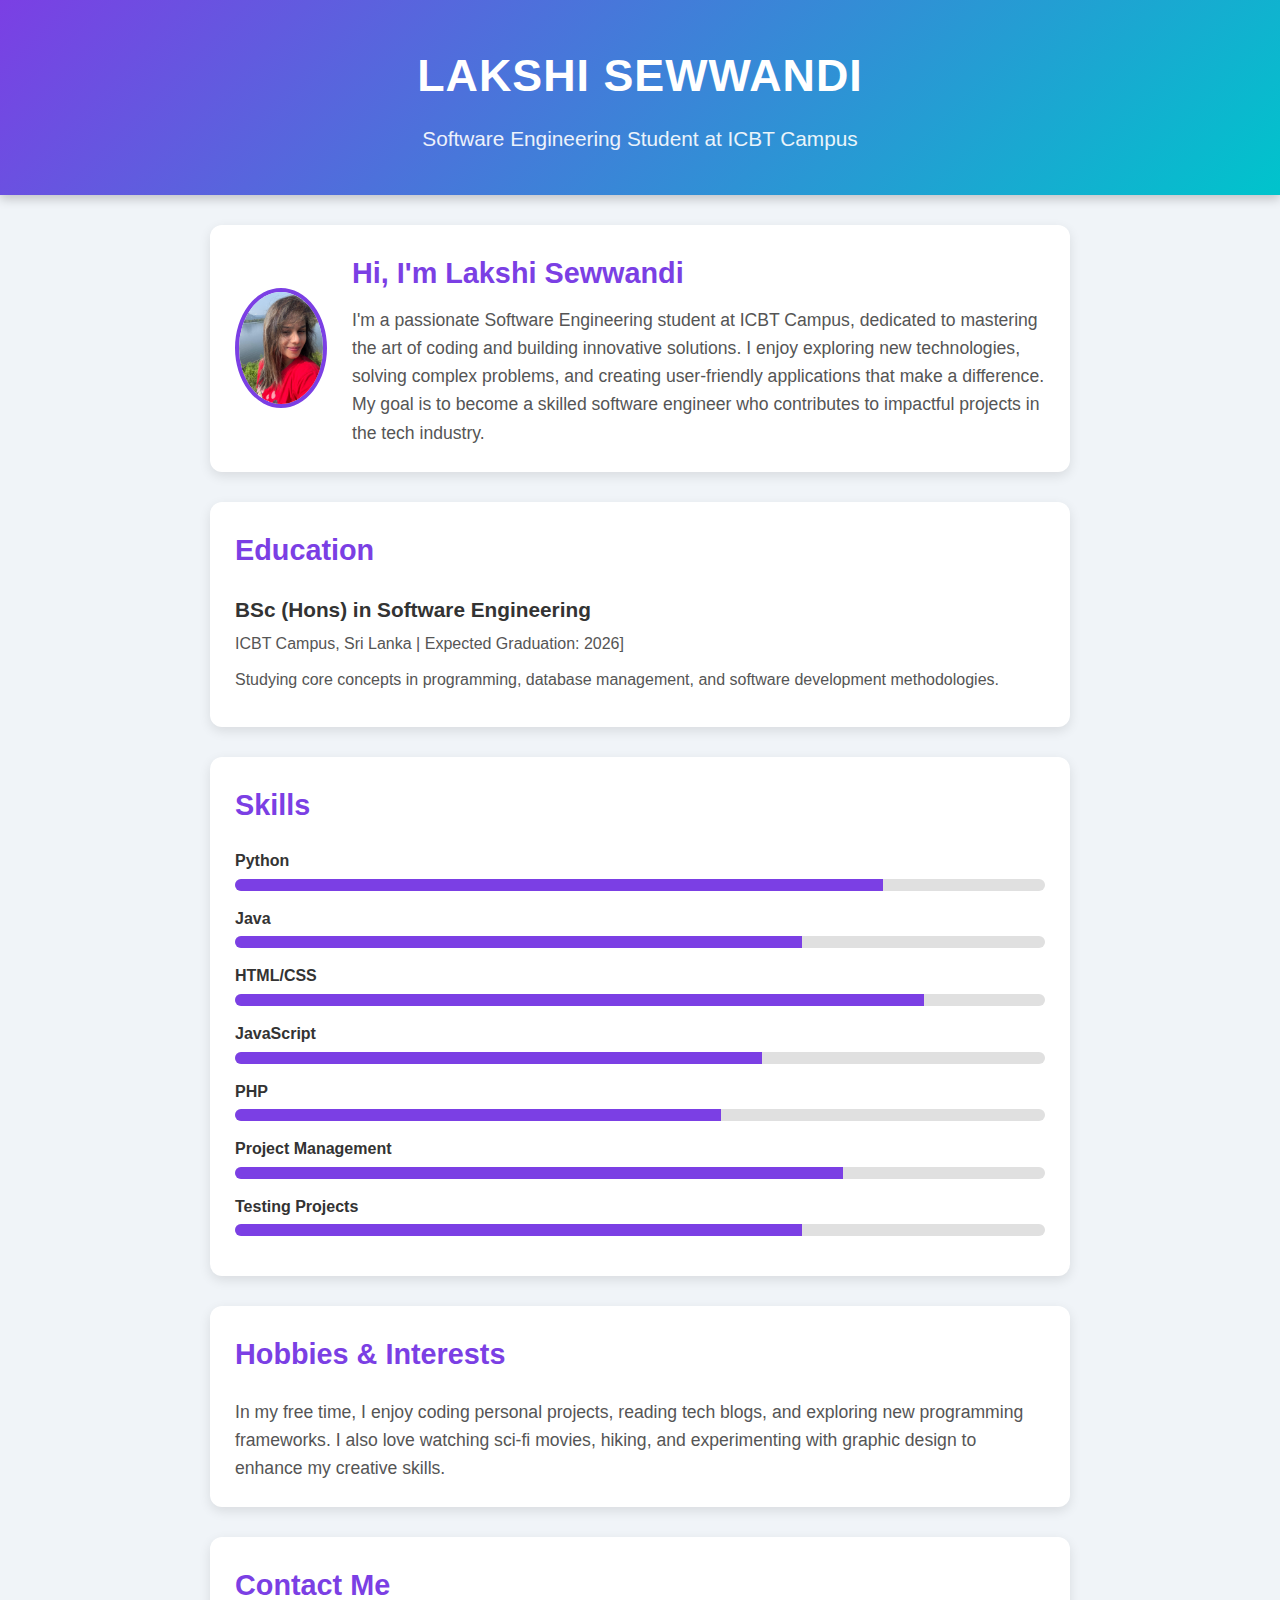
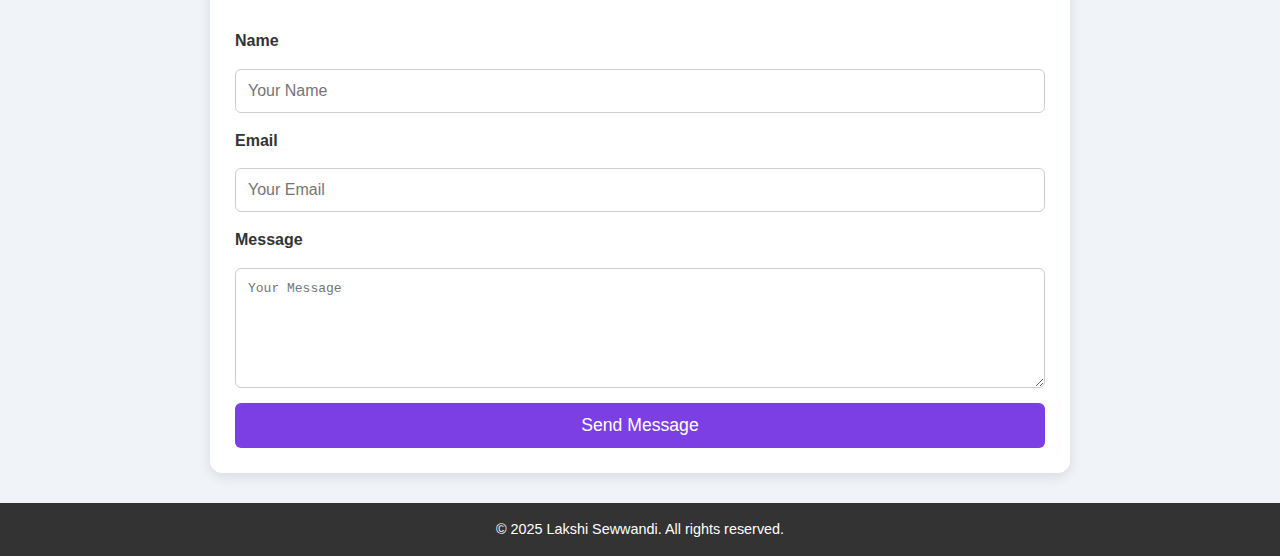
<file: index.html>
<!DOCTYPE html>
<html lang="en">
<head>
    <meta charset="UTF-8">
    <meta name="viewport" content="width=device-width, initial-scale=1.0">
    <title>Lakshi Sewwandi - About Me</title>
    <link rel="stylesheet" href="main.css">
</head>
<body>
    <!-- Header -->
    <header>
        <h1>Lakshi Sewwandi</h1>
        <p>Software Engineering Student at ICBT Campus</p>
    </header>

    <!-- Main Content -->
    <main>
        <!-- Profile Section -->
        <section class="profile">
            <img src="images/lakshi.jpeg" alt="Lakshi Sewwandi's Profile Picture">
            <div>
                <h2>Hi, I'm Lakshi Sewwandi</h2>
                <p>
                    I'm a passionate Software Engineering student at ICBT Campus, dedicated to mastering the art of coding and building innovative solutions. 
                    I enjoy exploring new technologies, solving complex problems, and creating user-friendly applications that make a difference. 
                    My goal is to become a skilled software engineer who contributes to impactful projects in the tech industry.
                </p>
            </div>
        </section>

        <!-- Education Section -->
        <section class="education">
            <h2>Education</h2>
            <div class="education-item">
                <h3>BSc (Hons) in Software Engineering</h3>
                <p>ICBT Campus, Sri Lanka | Expected Graduation: 2026]</p>
                <p>Studying core concepts in programming, database management, and software development methodologies.</p>
            </div>
        </section>

        <!-- Skills Section -->
        <section class="skills">
            <h2>Skills</h2>
            <div class="skill">
                <span>Python</span>
                <div class="progress-bar"><div class="progress" style="width: 80%;"></div></div>
            </div>
            <div class="skill">
                <span>Java</span>
                <div class="progress-bar"><div class="progress" style="width: 70%;"></div></div>
            </div>
            <div class="skill">
                <span>HTML/CSS</span>
                <div class="progress-bar"><div class="progress" style="width: 85%;"></div></div>
            </div>
            <div class="skill">
                <span>JavaScript</span>
                <div class="progress-bar"><div class="progress" style="width: 65%;"></div></div>
            </div>
            <div class="skill">
                <span>PHP</span>
                <div class="progress-bar"><div class="progress" style="width: 60%;"></div></div>
            </div>
            <div class="skill">
                <span>Project Management</span>
                <div class="progress-bar"><div class="progress" style="width: 75%;"></div></div>
            </div>
            <div class="skill">
                <span>Testing Projects</span>
                <div class="progress-bar"><div class="progress" style="width: 70%;"></div></div>
            </div>
        </section>

        <!-- Hobbies Section -->
        <section class="hobbies">
            <h2>Hobbies & Interests</h2>
            <p>
                In my free time, I enjoy coding personal projects, reading tech blogs, and exploring new programming frameworks. 
                I also love watching sci-fi movies, hiking, and experimenting with graphic design to enhance my creative skills.
            </p>
        </section>

        <!-- Contact Section -->
        <section class="contact">
            <h2>Contact Me</h2>
            <form>
                <label for="name">Name</label>
                <input type="text" id="name" placeholder="Your Name">
                <label for="email">Email</label>
                <input type="email" id="email" placeholder="Your Email">
                <label for="message">Message</label>
                <textarea id="message" placeholder="Your Message"></textarea>
                <button type="submit">Send Message</button>
            </form>
        </section>
    </main>

    <!-- Footer -->
    <footer>
        <p>© 2025 Lakshi Sewwandi. All rights reserved.</p>
    </footer>
</body>
</html>
</file>
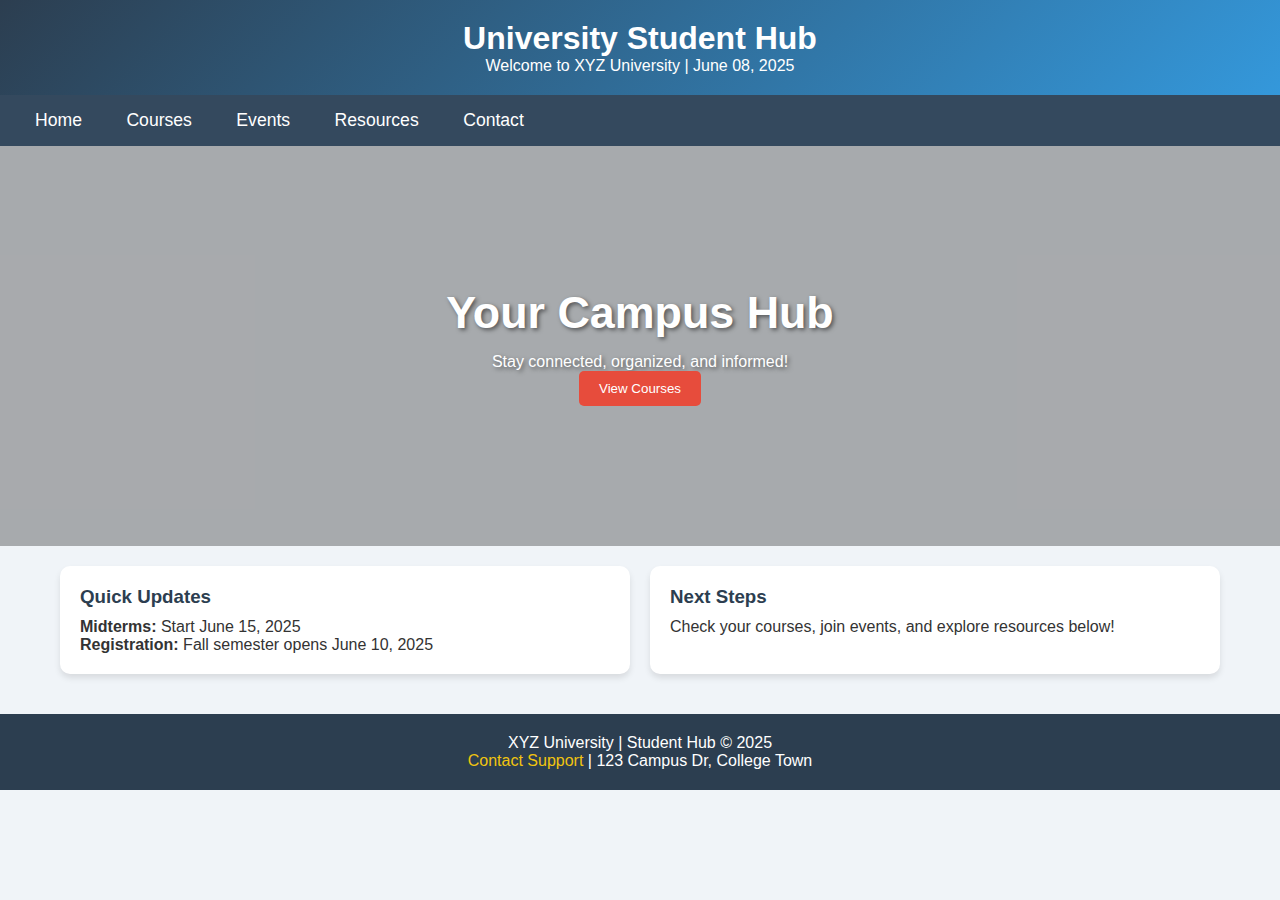
<file: test1.html>
<!DOCTYPE html>
<html lang="en">
<head>
    <meta charset="UTF-8">
    <meta name="viewport" content="width=device-width, initial-scale=1.0">
    <title>University Student Hub</title>
    <style>
        * { margin: 0; padding: 0; box-sizing: border-box; font-family: 'Arial', sans-serif; }
        body { background-color: #f0f4f8; color: #333; }
        .header { background: linear-gradient(135deg, #2c3e50, #3498db); color: white; padding: 20px; text-align: center; box-shadow: 0 4px 8px rgba(0, 0, 0, 0.2); }
        .nav-bar { background-color: #34495e; padding: 15px; position: sticky; top: 0; z-index: 100; }
        .nav-bar a { color: white; text-decoration: none; margin: 0 20px; font-size: 1.1em; transition: color 0.3s ease; }
        .nav-bar a:hover { color: #f1c40f; }
        .hero { background: url('https://via.placeholder.com/1200x400?text=Campus+Life') no-repeat center; background-size: cover; height: 400px; display: flex; align-items: center; justify-content: center; color: white; text-shadow: 2px 2px 4px rgba(0, 0, 0, 0.5); position: relative; }
        .hero::after { content: ''; position: absolute; top: 0; left: 0; width: 100%; height: 100%; background: rgba(0, 0, 0, 0.3); }
        .hero-content { z-index: 1; text-align: center; }
        .hero-content h2 { font-size: 2.8em; margin-bottom: 15px; }
        .hero-content button { padding: 10px 20px; background-color: #e74c3c; color: white; border: none; border-radius: 5px; cursor: pointer; transition: background-color 0.3s ease; }
        .hero-content button:hover { background-color: #c0392b; }
        .container { display: flex; flex-wrap: wrap; gap: 20px; padding: 20px; max-width: 1200px; margin: 0 auto; }
        .card { flex: 1 1 300px; background-color: white; padding: 20px; border-radius: 10px; box-shadow: 0 4px 6px rgba(0, 0, 0, 0.1); transition: transform 0.3s ease; }
        .card:hover { transform: translateY(-10px); }
        .card h3 { color: #2c3e50; margin-bottom: 10px; }
        .footer { background-color: #2c3e50; color: white; padding: 20px; text-align: center; margin-top: 20px; }
        .footer a { color: #f1c40f; text-decoration: none; }
        @media (max-width: 768px) { .header h1 { font-size: 1.8em; } .hero-content h2 { font-size: 2em; } .nav-bar a { margin: 0 10px; font-size: 1em; } .container { flex-direction: column; } }
    </style>
</head>
<body>
    <div class="header">
        <h1>University Student Hub</h1>
        <p>Welcome to XYZ University | June 08, 2025</p>
    </div>
    <div class="nav-bar">
        <a href="index.html">Home</a>
        <a href="courses.html">Courses</a>
        <a href="events.html">Events</a>
        <a href="resources.html">Resources</a>
        <a href="contact.html">Contact</a>
    </div>
    <div class="hero">
        <div class="hero-content">
            <h2>Your Campus Hub</h2>
            <p>Stay connected, organized, and informed!</p>
            <button onclick="scrollToSection('courses')">View Courses</button>
        </div>
    </div>
    <div class="container">
        <div class="card">
            <h3>Quick Updates</h3>
            <p><strong>Midterms:</strong> Start June 15, 2025</p>
            <p><strong>Registration:</strong> Fall semester opens June 10, 2025</p>
        </div>
        <div class="card">
            <h3>Next Steps</h3>
            <p>Check your courses, join events, and explore resources below!</p>
        </div>
    </div>
    <div class="footer">
        <p>XYZ University | Student Hub © 2025</p>
        <p><a href="mailto:support@example.com">Contact Support</a> | 123 Campus Dr, College Town</p>
    </div>
    <script>
        function scrollToSection(sectionId) {
            const section = document.getElementById(sectionId);
            if (section) {
                window.scrollTo({
                    top: section.offsetTop - 60,
                    behavior: 'smooth'
                });
            }
        }
    </script>
</body>
</html>
</file>
<file: main.css>
* {
    margin: 0;
    padding: 0;
    box-sizing: border-box;
}

body {
    font-family: 'Poppins', Arial, sans-serif;
    background-color: #f0f4f8;
    color: #333;
    line-height: 1.6;
}

header {
    background: linear-gradient(135deg, #7b3fe4, #00c4cc);
    color: white;
    text-align: center;
    padding: 40px 20px;
    box-shadow: 0 4px 10px rgba(0, 0, 0, 0.2);
}

header h1 {
    font-size: 2.8em;
    letter-spacing: 1px;
    text-transform: uppercase;
}

header p {
    font-size: 1.3em;
    margin-top: 10px;
    opacity: 0.9;
}

main {
    max-width: 900px;
    margin: 30px auto;
    padding: 0 20px;
}

section {
    background-color: white;
    padding: 25px;
    margin-bottom: 30px;
    border-radius: 12px;
    box-shadow: 0 4px 12px rgba(0, 0, 0, 0.1);
    transition: transform 0.3s ease, box-shadow 0.3s ease;
}

section:hover {
    transform: translateY(-5px);
    box-shadow: 0 6px 16px rgba(0, 0, 0, 0.15);
}

.profile {
    display: flex;
    align-items: center;
    gap: 25px;
}

.profile img {
    width: 120px;
    height: 120px;
    border-radius: 50%;
    border: 4px solid #7b3fe4;
    transition: transform 0.3s ease, border-color 0.3s ease;
}

.profile img:hover {
    transform: scale(1.1);
    border-color: #00c4cc;
}

.profile h2 {
    font-size: 1.8em;
    color: #7b3fe4;
    margin-bottom: 10px;
}

.profile p {
    color: #555;
    font-size: 1.1em;
}

.education h2, .skills h2, .hobbies h2, .contact h2 {
    font-size: 1.8em;
    color: #7b3fe4;
    margin-bottom: 20px;
}

.education-item h3 {
    font-size: 1.3em;
    color: #333;
    margin-bottom: 5px;
}

.education-item p {
    color: #555;
    margin-bottom: 10px;
}

.skills .skill {
    margin-bottom: 15px;
}

.skills span {
    display: block;
    font-weight: bold;
    color: #333;
    margin-bottom: 5px;
}

.progress-bar {
    background-color: #e0e0e0;
    border-radius: 10px;
    overflow: hidden;
    height: 12px;
}

.progress {
    background-color: #7b3fe4;
    height: 100%;
    transition: width 1s ease-in-out;
}

.hobbies p {
    color: #555;
    font-size: 1.1em;
}

.contact form {
    display: flex;
    flex-direction: column;
    gap: 15px;
}

.contact label {
    font-weight: bold;
    color: #333;
}

.contact input,
.contact textarea {
    padding: 12px;
    border: 1px solid #ccc;
    border-radius: 6px;
    font-size: 1em;
    transition: border-color 0.3s ease, box-shadow 0.3s ease;
}

.contact input:focus,
.contact textarea:focus {
    border-color: #7b3fe4;
    box-shadow: 0 0 8px rgba(123, 63, 228, 0.3);
    outline: none;
}

.contact textarea {
    resize: vertical;
    min-height: 120px;
}

.contact button {
    background-color: #7b3fe4;
    color: white;
    padding: 12px;
    border: none;
    border-radius: 6px;
    font-size: 1.1em;
    cursor: pointer;
    transition: background-color 0.3s ease, transform 0.2s ease;
}

.contact button:hover {
    background-color: #5e2ab8;
    transform: translateY(-2px);
}

footer {
    background-color: #333;
    color: white;
    text-align: center;
    padding: 15px;
    position: relative;
    bottom: 0;
    width: 100%;
}

footer p {
    font-size: 0.9em;
}

@media (max-width: 600px) {
    header h1 {
        font-size: 2em;
    }

    header p {
        font-size: 1.1em;
    }

    .profile {
        flex-direction: column;
        text-align: center;
    }

    .profile img {
        width: 100px;
        height: 100px;
    }

    section {
        padding: 15px;
    }

    .progress-bar {
        height: 10px;
    }
}
</file>
